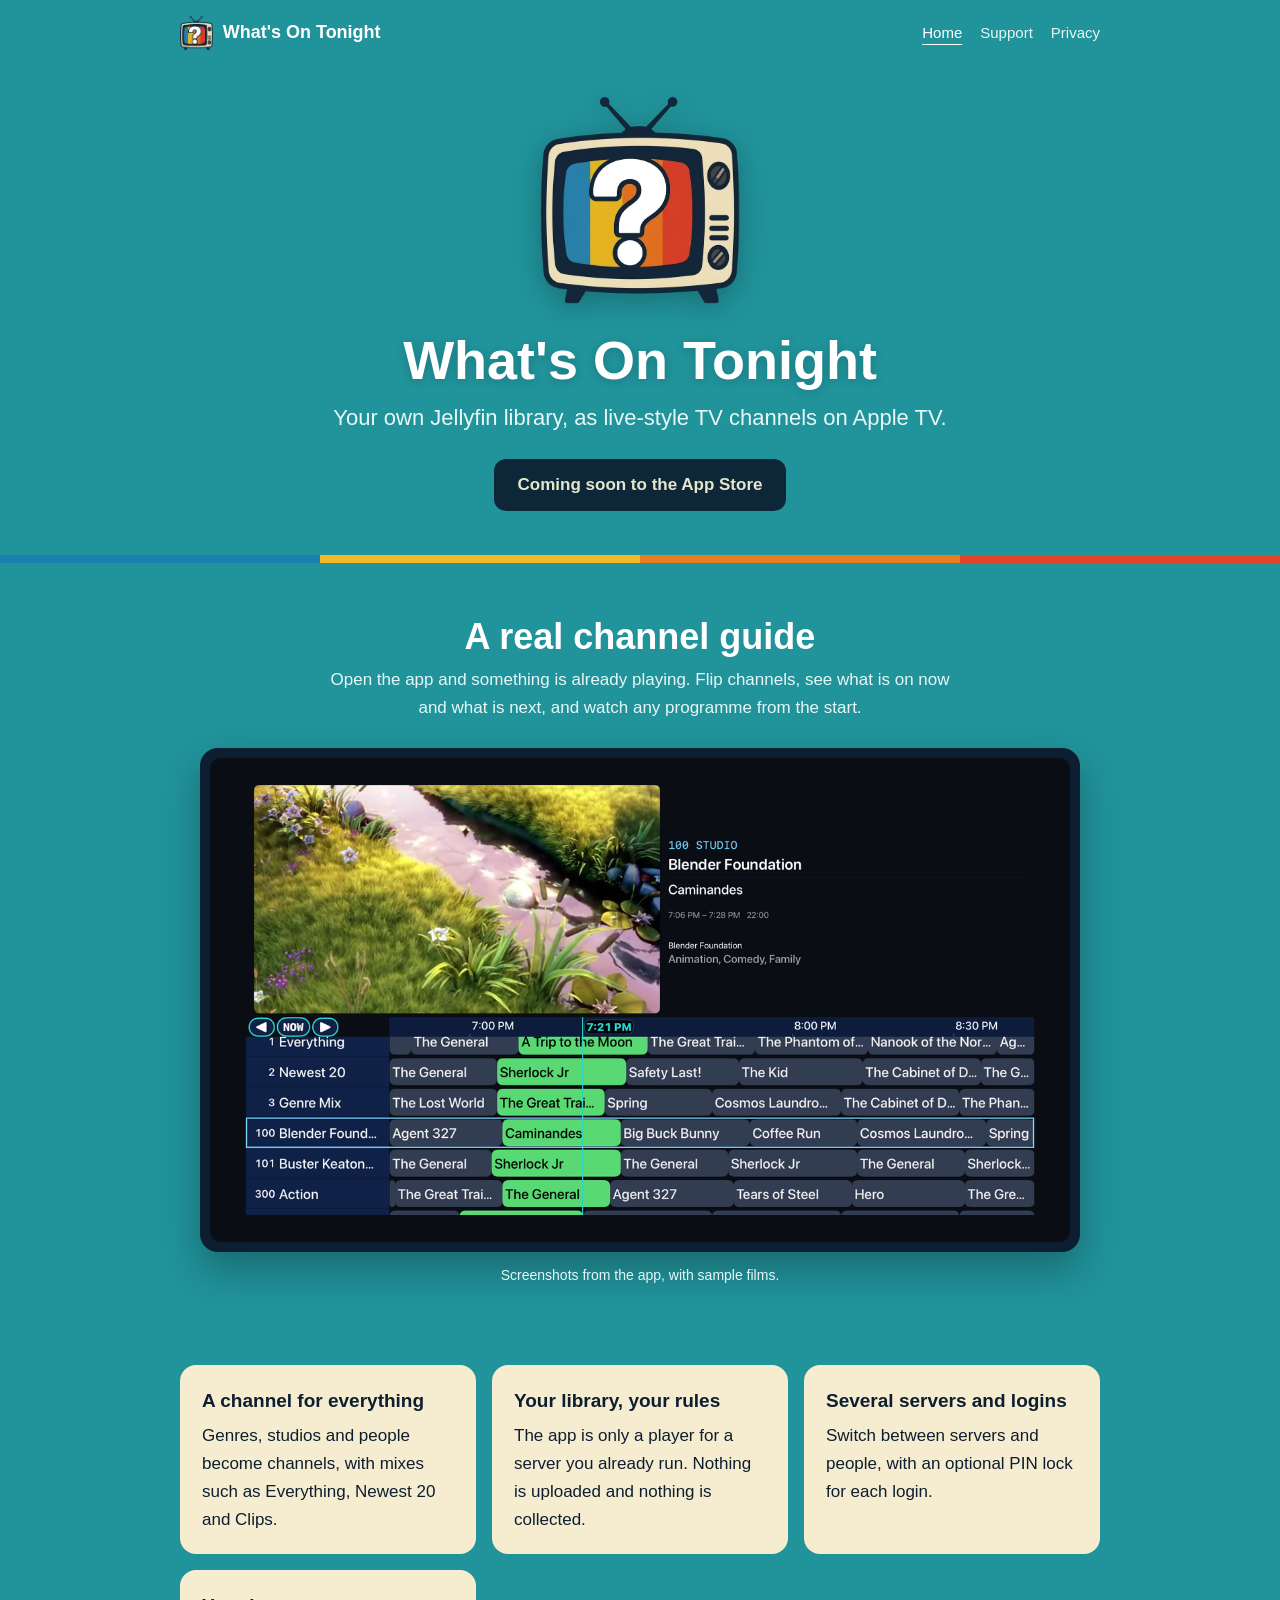
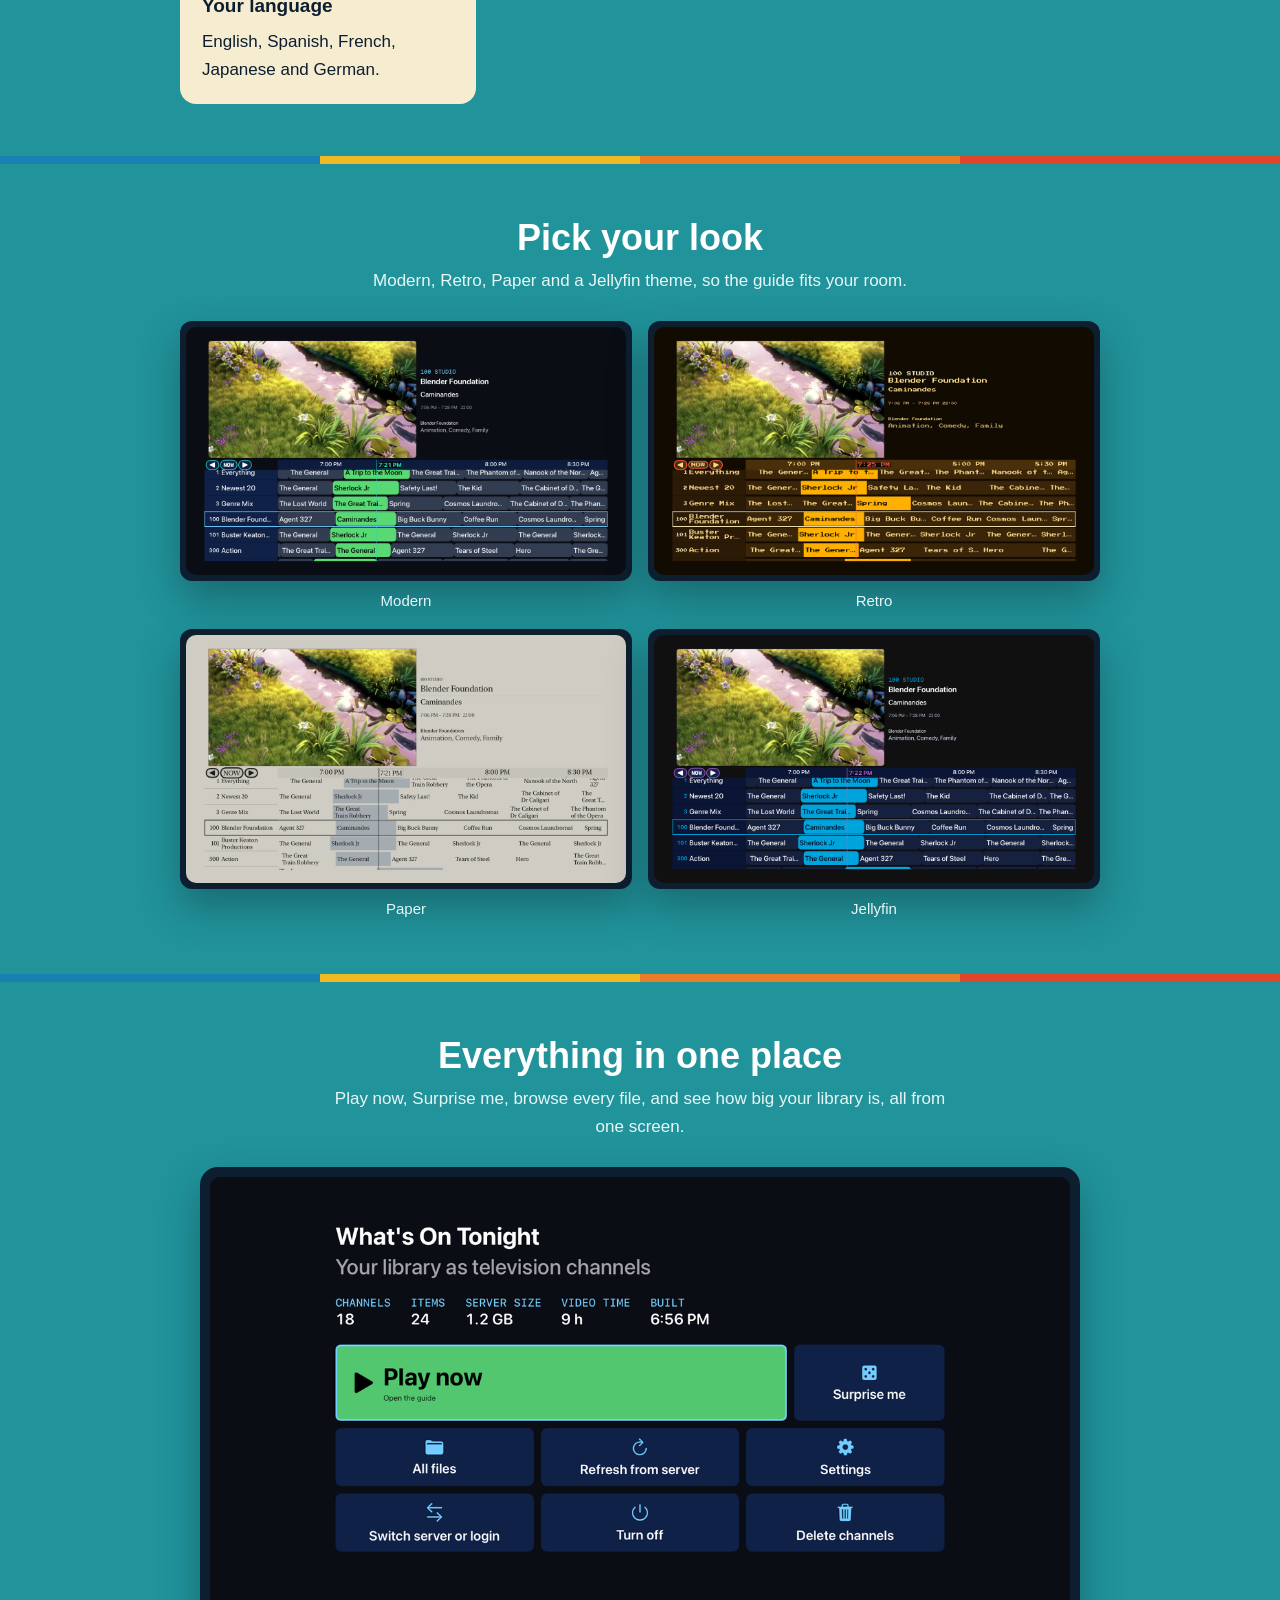
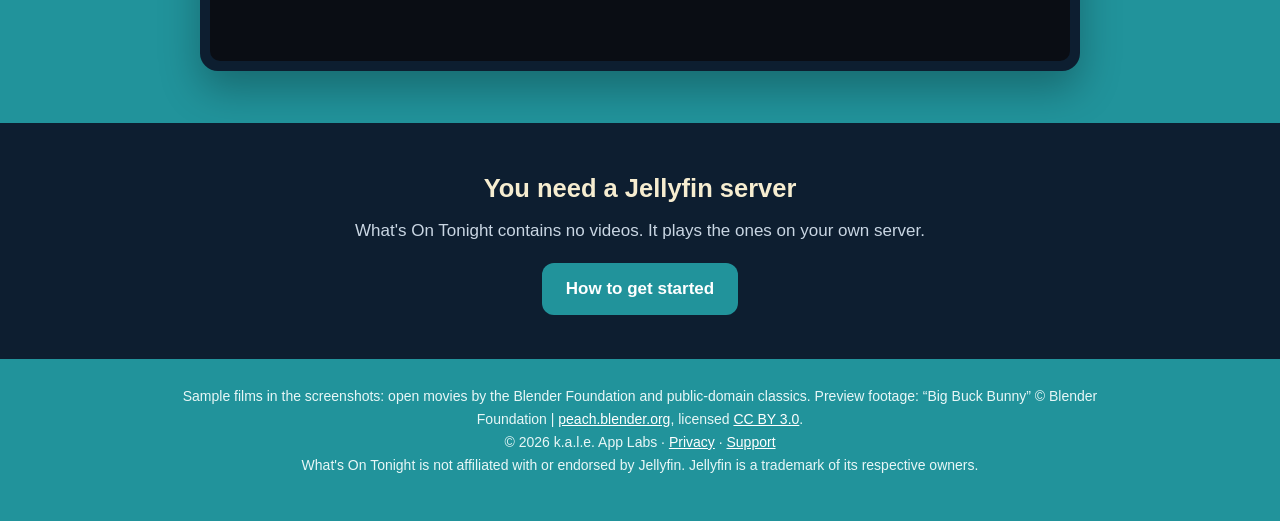
<file: index.html>
<!doctype html><html lang="en"><head><meta charset="utf-8"><meta name="viewport" content="width=device-width,initial-scale=1"><title>What's On Tonight</title><meta name="description" content="Turn your own Jellyfin library into live-style TV channels on Apple TV."><meta name="theme-color" content="#21939B"><link rel="icon" type="image/png" href="images/favicon.png"><link rel="stylesheet" href="style.css"></head><body><header class="site"><a class="brand" href="index.html"><img src="images/logo.png" alt="">What's On Tonight</a><nav><a href="index.html" aria-current="page">Home</a><a href="support.html">Support</a><a href="privacy.html">Privacy</a></nav></header>
<main>
<div class="hero"><img class="logo" src="images/logo.png" alt="What's On Tonight logo: a retro TV showing a question mark"><h1>What's On Tonight</h1><p>Your own Jellyfin library, as live-style TV channels on Apple TV.</p><span class="btn soon">Coming soon to the App Store</span></div>
<div class="stripe"><i></i><i></i><i></i><i></i></div>
<section class="block"><div class="wrap"><h2>A real channel guide</h2><p class="lede">Open the app and something is already playing. Flip channels, see what is on now and what is next, and watch any programme from the start.</p>
<div class="tv"><img src="images/guide-modern.png" alt="The channel guide in the Modern theme, showing genre channels and a time grid"></div><p class="lede" style="font-size:14px;margin-top:12px">Screenshots from the app, with sample films.</p></div></section>
<section class="block" style="padding-top:0"><div class="wrap"><div class="cards">
<div class="card"><h3>A channel for everything</h3><p>Genres, studios and people become channels, with mixes such as Everything, Newest 20 and Clips.</p></div>
<div class="card"><h3>Your library, your rules</h3><p>The app is only a player for a server you already run. Nothing is uploaded and nothing is collected.</p></div>
<div class="card"><h3>Several servers and logins</h3><p>Switch between servers and people, with an optional PIN lock for each login.</p></div>
<div class="card"><h3>Your language</h3><p>English, Spanish, French, Japanese and German.</p></div>
</div></div></section>
<div class="stripe"><i></i><i></i><i></i><i></i></div>
<section class="block"><div class="wrap"><h2>Pick your look</h2><p class="lede">Modern, Retro, Paper and a Jellyfin theme, so the guide fits your room.</p>
<div class="looks">
<figure><div class="tv"><img src="images/guide-modern.png" alt="Modern theme" loading="lazy"></div><figcaption>Modern</figcaption></figure>
<figure><div class="tv"><img src="images/guide-retro.png" alt="Retro theme with pixel type" loading="lazy"></div><figcaption>Retro</figcaption></figure>
<figure><div class="tv"><img src="images/guide-paper.png" alt="Paper theme" loading="lazy"></div><figcaption>Paper</figcaption></figure>
<figure><div class="tv"><img src="images/guide-jellyfin.png" alt="Jellyfin theme" loading="lazy"></div><figcaption>Jellyfin</figcaption></figure>
</div></div></section>
<div class="stripe"><i></i><i></i><i></i><i></i></div>
<section class="block"><div class="wrap"><h2>Everything in one place</h2><p class="lede">Play now, Surprise me, browse every file, and see how big your library is, all from one screen.</p>
<div class="tv"><img src="images/menu-modern.png" alt="The main menu with a large Play now button and tiles for Surprise me, All files, Refresh, Settings, Switch server, Turn off and Delete channels" loading="lazy"></div></div></section>
<div class="cta"><h2>You need a Jellyfin server</h2><p>What's On Tonight contains no videos. It plays the ones on your own server.</p><a class="btn" style="background:var(--teal);color:#fff" href="support.html">How to get started</a></div>
</main><footer>Sample films in the screenshots: open movies by the Blender Foundation and public-domain classics. Preview footage: &ldquo;Big Buck Bunny&rdquo; &copy; Blender Foundation | <a href="https://peach.blender.org">peach.blender.org</a>, licensed <a href="https://creativecommons.org/licenses/by/3.0/">CC BY 3.0</a>.<br>&copy; 2026 k.a.l.e. App Labs &middot; <a href="privacy.html">Privacy</a> &middot; <a href="support.html">Support</a><br>What's On Tonight is not affiliated with or endorsed by Jellyfin. Jellyfin is a trademark of its respective owners.</footer></body></html>
</file>
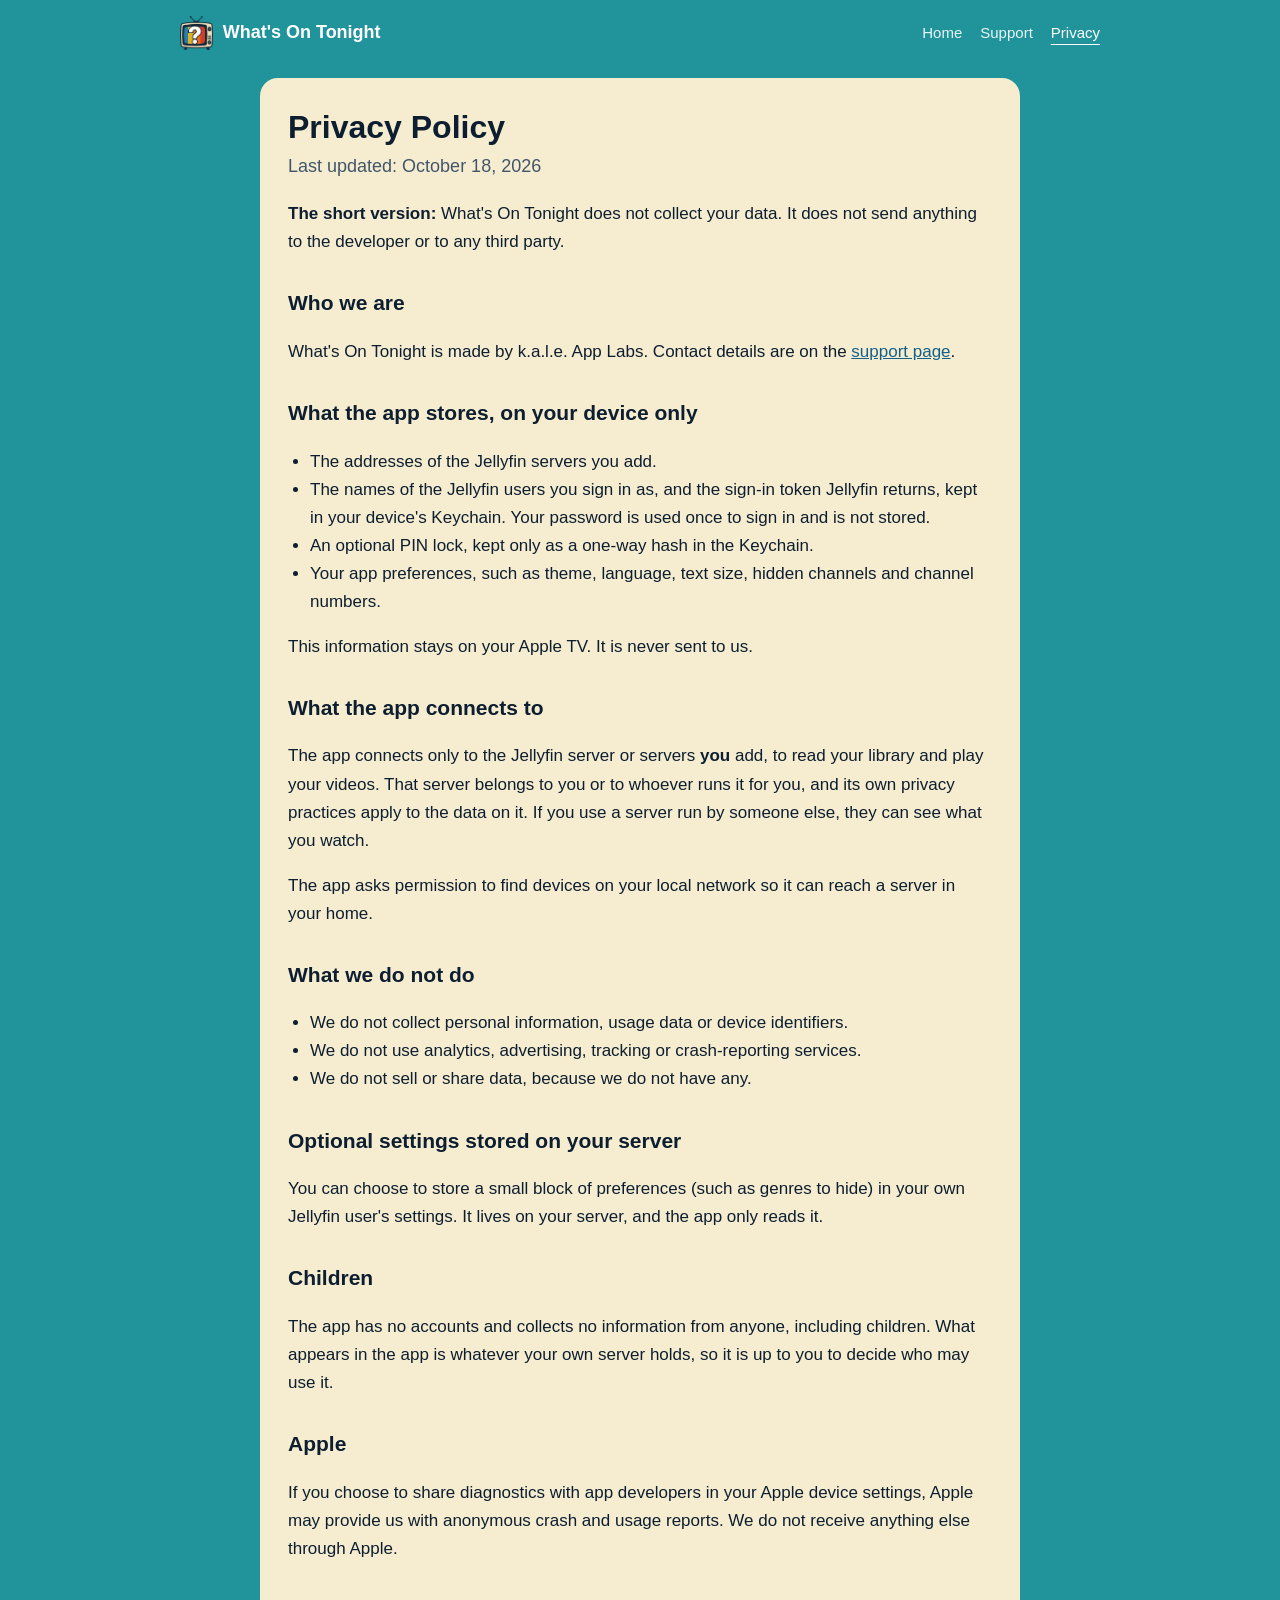
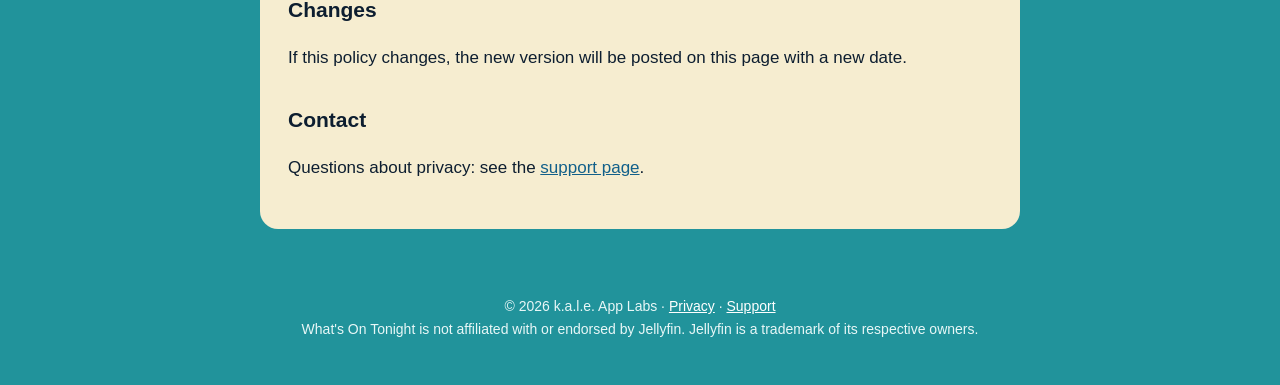
<file: privacy.html>
<!doctype html><html lang="en"><head><meta charset="utf-8"><meta name="viewport" content="width=device-width,initial-scale=1"><title>Privacy Policy – What's On Tonight</title><meta name="description" content="What's On Tonight collects no personal data."><meta name="theme-color" content="#21939B"><link rel="icon" type="image/png" href="images/favicon.png"><link rel="stylesheet" href="style.css"></head><body><header class="site"><a class="brand" href="index.html"><img src="images/logo.png" alt="">What's On Tonight</a><nav><a href="index.html">Home</a><a href="support.html">Support</a><a href="privacy.html" aria-current="page">Privacy</a></nav></header><main><div class="wrap"><div class="doc">
<h1>Privacy Policy</h1>
<p class="lede">Last updated: October 18, 2026</p>
<p><strong>The short version:</strong> What's On Tonight does not collect your data. It does not send anything to the developer or to any third party.</p>
<h2>Who we are</h2>
<p>What's On Tonight is made by k.a.l.e. App Labs. Contact details are on the <a href="support.html">support page</a>.</p>
<h2>What the app stores, on your device only</h2>
<ul>
<li>The addresses of the Jellyfin servers you add.</li>
<li>The names of the Jellyfin users you sign in as, and the sign-in token Jellyfin returns, kept in your device's Keychain. Your password is used once to sign in and is not stored.</li>
<li>An optional PIN lock, kept only as a one-way hash in the Keychain.</li>
<li>Your app preferences, such as theme, language, text size, hidden channels and channel numbers.</li>
</ul>
<p>This information stays on your Apple TV. It is never sent to us.</p>
<h2>What the app connects to</h2>
<p>The app connects only to the Jellyfin server or servers <strong>you</strong> add, to read your library and play your videos. That server belongs to you or to whoever runs it for you, and its own privacy practices apply to the data on it. If you use a server run by someone else, they can see what you watch.</p>
<p>The app asks permission to find devices on your local network so it can reach a server in your home.</p>
<h2>What we do not do</h2>
<ul>
<li>We do not collect personal information, usage data or device identifiers.</li>
<li>We do not use analytics, advertising, tracking or crash-reporting services.</li>
<li>We do not sell or share data, because we do not have any.</li>
</ul>
<h2>Optional settings stored on your server</h2>
<p>You can choose to store a small block of preferences (such as genres to hide) in your own Jellyfin user's settings. It lives on your server, and the app only reads it.</p>
<h2>Children</h2>
<p>The app has no accounts and collects no information from anyone, including children. What appears in the app is whatever your own server holds, so it is up to you to decide who may use it.</p>
<h2>Apple</h2>
<p>If you choose to share diagnostics with app developers in your Apple device settings, Apple may provide us with anonymous crash and usage reports. We do not receive anything else through Apple.</p>
<h2>Changes</h2>
<p>If this policy changes, the new version will be posted on this page with a new date.</p>
<h2>Contact</h2>
<p>Questions about privacy: see the <a href="support.html">support page</a>.</p>
</div></div></main><footer>&copy; 2026 k.a.l.e. App Labs &middot; <a href="privacy.html">Privacy</a> &middot; <a href="support.html">Support</a><br>What's On Tonight is not affiliated with or endorsed by Jellyfin. Jellyfin is a trademark of its respective owners.</footer></body></html>
</file>
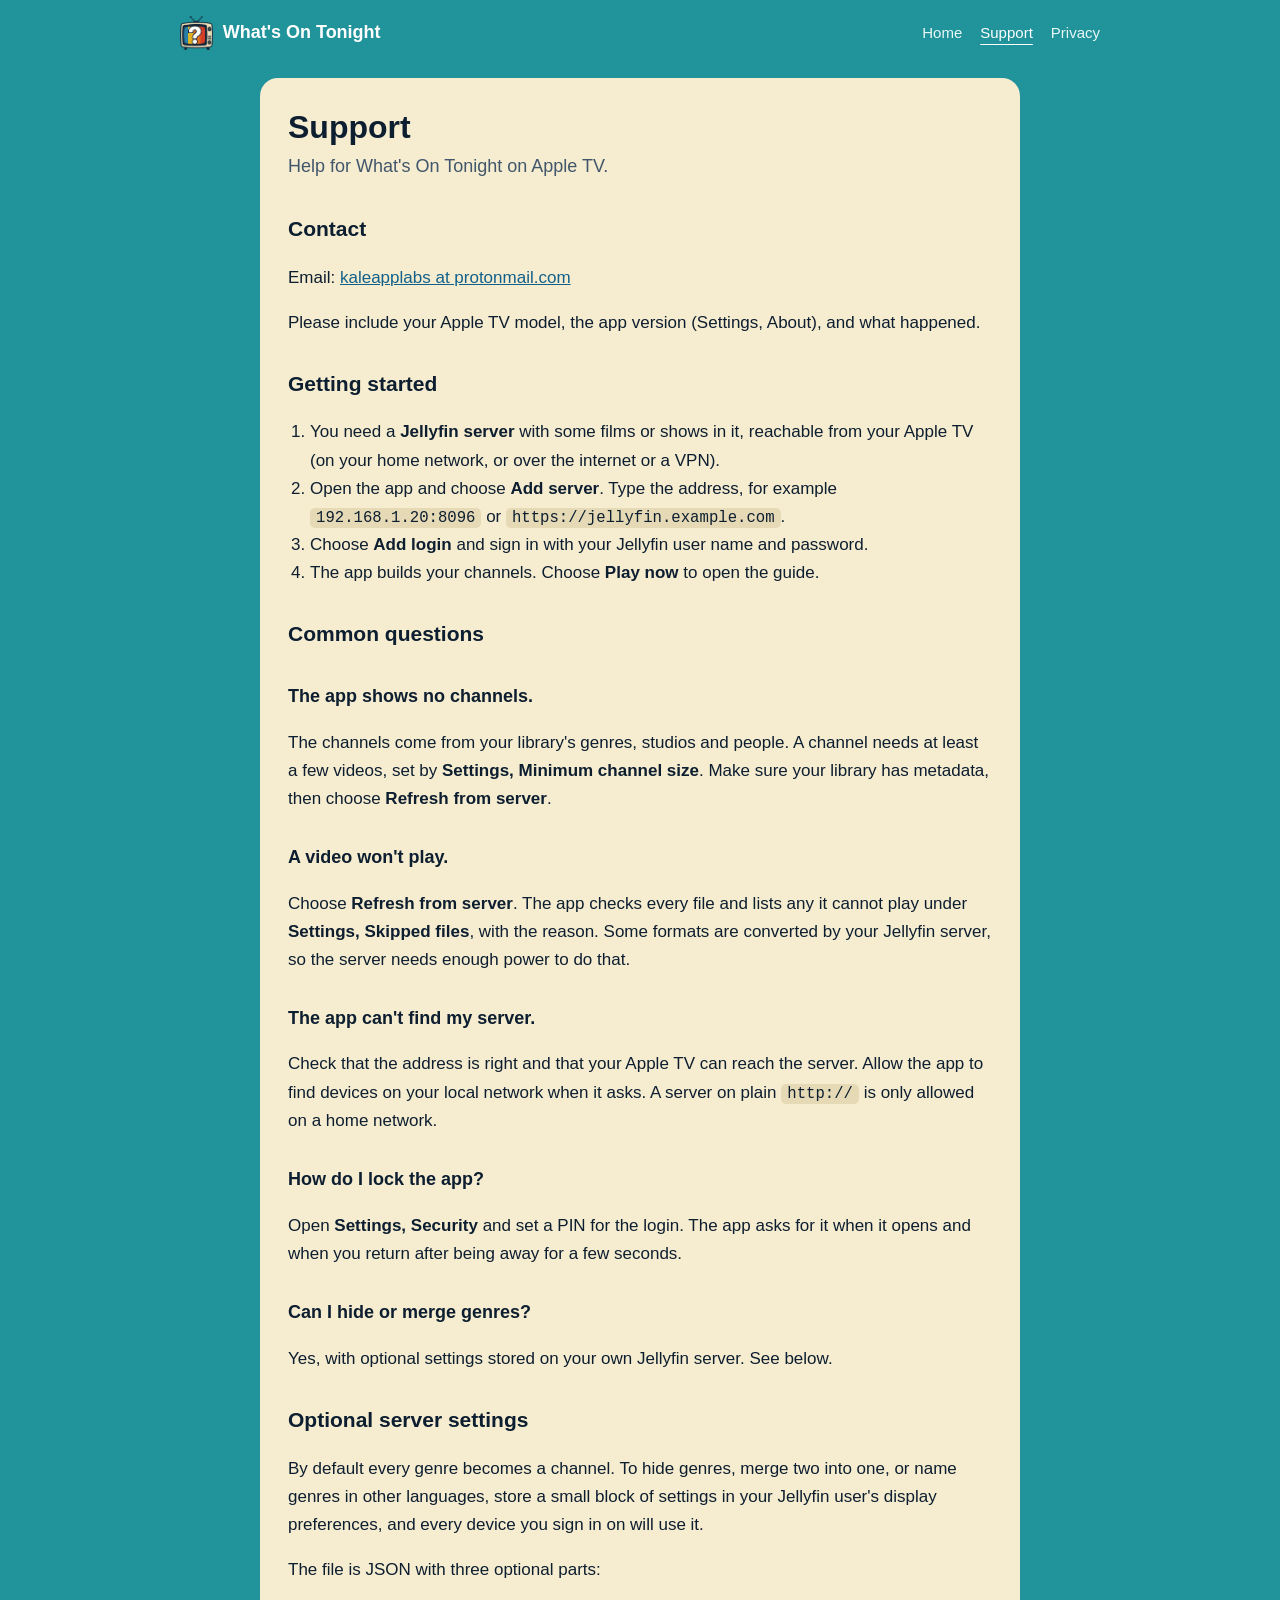
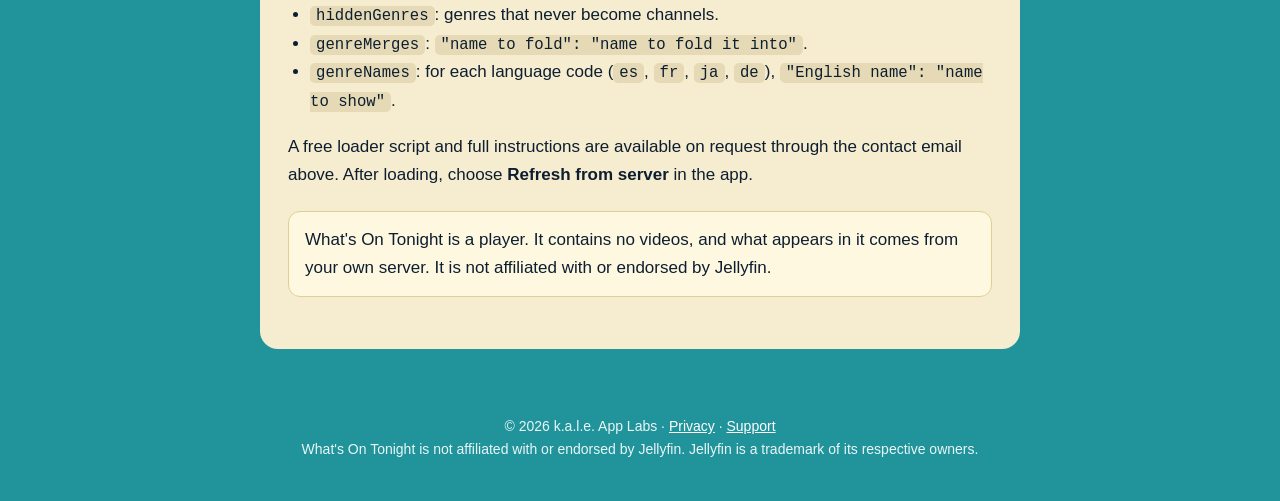
<file: support.html>
<!doctype html><html lang="en"><head><meta charset="utf-8"><meta name="viewport" content="width=device-width,initial-scale=1"><title>Support – What's On Tonight</title><meta name="description" content="Help and contact for What's On Tonight."><meta name="theme-color" content="#21939B"><link rel="icon" type="image/png" href="images/favicon.png"><link rel="stylesheet" href="style.css"></head><body><header class="site"><a class="brand" href="index.html"><img src="images/logo.png" alt="">What's On Tonight</a><nav><a href="index.html">Home</a><a href="support.html" aria-current="page">Support</a><a href="privacy.html">Privacy</a></nav></header><main><div class="wrap"><div class="doc">
<h1>Support</h1>
<p class="lede">Help for What's On Tonight on Apple TV.</p>
<h2>Contact</h2>
<p>Email: <a href="mailto:kaleapplabs@protonmail.com">kaleapplabs at protonmail.com</a></p>
<p>Please include your Apple TV model, the app version (Settings, About), and what happened.</p>
<h2>Getting started</h2>
<ol>
<li>You need a <strong>Jellyfin server</strong> with some films or shows in it, reachable from your Apple TV (on your home network, or over the internet or a VPN).</li>
<li>Open the app and choose <strong>Add server</strong>. Type the address, for example <code>192.168.1.20:8096</code> or <code>https://jellyfin.example.com</code>.</li>
<li>Choose <strong>Add login</strong> and sign in with your Jellyfin user name and password.</li>
<li>The app builds your channels. Choose <strong>Play now</strong> to open the guide.</li>
</ol>
<h2>Common questions</h2>
<h2 style="font-size:18px">The app shows no channels.</h2>
<p>The channels come from your library's genres, studios and people. A channel needs at least a few videos, set by <strong>Settings, Minimum channel size</strong>. Make sure your library has metadata, then choose <strong>Refresh from server</strong>.</p>
<h2 style="font-size:18px">A video won't play.</h2>
<p>Choose <strong>Refresh from server</strong>. The app checks every file and lists any it cannot play under <strong>Settings, Skipped files</strong>, with the reason. Some formats are converted by your Jellyfin server, so the server needs enough power to do that.</p>
<h2 style="font-size:18px">The app can't find my server.</h2>
<p>Check that the address is right and that your Apple TV can reach the server. Allow the app to find devices on your local network when it asks. A server on plain <code>http://</code> is only allowed on a home network.</p>
<h2 style="font-size:18px">How do I lock the app?</h2>
<p>Open <strong>Settings, Security</strong> and set a PIN for the login. The app asks for it when it opens and when you return after being away for a few seconds.</p>
<h2 style="font-size:18px">Can I hide or merge genres?</h2>
<p>Yes, with optional settings stored on your own Jellyfin server. See below.</p>
<h2>Optional server settings</h2>
<p>By default every genre becomes a channel. To hide genres, merge two into one, or name genres in other languages, store a small block of settings in your Jellyfin user's display preferences, and every device you sign in on will use it.</p>
<p>The file is JSON with three optional parts:</p>
<ul>
<li><code>hiddenGenres</code>: genres that never become channels.</li>
<li><code>genreMerges</code>: <code>"name to fold": "name to fold it into"</code>.</li>
<li><code>genreNames</code>: for each language code (<code>es</code>, <code>fr</code>, <code>ja</code>, <code>de</code>), <code>"English name": "name to show"</code>.</li>
</ul>
<p>A free loader script and full instructions are available on request through the contact email above. After loading, choose <strong>Refresh from server</strong> in the app.</p>
<div class="note">What's On Tonight is a player. It contains no videos, and what appears in it comes from your own server. It is not affiliated with or endorsed by Jellyfin.</div>
</div></div></main><footer>&copy; 2026 k.a.l.e. App Labs &middot; <a href="privacy.html">Privacy</a> &middot; <a href="support.html">Support</a><br>What's On Tonight is not affiliated with or endorsed by Jellyfin. Jellyfin is a trademark of its respective owners.</footer></body></html>
</file>
<file: style.css>
:root{--teal:#21939B;--navy:#0D1E30;--cream:#F6EDD0;--blue:#1980B1;--yellow:#F0BA24;--orange:#E87D26;--red:#E0452B}
*{box-sizing:border-box}
html{scroll-behavior:smooth}
body{margin:0;background:var(--teal);color:#fff;font:17px/1.65 -apple-system,BlinkMacSystemFont,"Segoe UI",Roboto,Helvetica,Arial,sans-serif}
a{color:inherit}
.wrap{max-width:960px;margin:0 auto;padding:0 20px}
header.site{display:flex;align-items:center;gap:16px;flex-wrap:wrap;padding:16px 20px;max-width:960px;margin:0 auto}
header.site a.brand{display:flex;align-items:center;gap:10px;font-weight:700;font-size:18px;text-decoration:none;color:#fff}
header.site a.brand img{height:34px;width:auto}
header.site nav{margin-left:auto;display:flex;gap:18px}
header.site nav a{text-decoration:none;color:#E8F7F7;font-size:15px}
header.site nav a:hover,header.site nav a[aria-current]{color:#fff;text-decoration:underline;text-underline-offset:6px}
.hero{text-align:center;padding:30px 20px 44px}
.hero img.logo{width:200px;max-width:50%;height:auto;filter:drop-shadow(0 6px 14px rgba(0,0,0,.25))}
.hero h1{font-size:clamp(34px,6vw,54px);line-height:1.1;margin:18px 0 10px;text-shadow:0 2px 10px rgba(0,0,0,.18)}
.hero p{font-size:clamp(18px,2.4vw,22px);color:#E8F7F7;max-width:620px;margin:0 auto 22px}
.btn{display:inline-block;background:var(--navy);color:var(--cream);padding:12px 24px;border-radius:12px;font-weight:700;text-decoration:none}
.btn.soon{opacity:.92;cursor:default}
.stripe{display:flex;height:8px}.stripe i{flex:1;display:block}
.stripe i:nth-child(1){background:var(--blue)}.stripe i:nth-child(2){background:var(--yellow)}.stripe i:nth-child(3){background:var(--orange)}.stripe i:nth-child(4){background:var(--red)}
section.block{padding:52px 0}
section.block h2{font-size:clamp(26px,4vw,36px);line-height:1.2;margin:0 0 8px;text-align:center}
section.block .lede{text-align:center;color:#E8F7F7;max-width:640px;margin:0 auto 26px}
.tv{background:var(--navy);padding:10px;border-radius:18px;box-shadow:0 18px 40px rgba(0,0,0,.28);max-width:880px;margin:0 auto}
.tv img{display:block;width:100%;height:auto;border-radius:10px}
.looks{display:grid;grid-template-columns:repeat(auto-fit,minmax(300px,1fr));gap:16px;margin-top:8px}
.looks figure{margin:0;text-align:center}
.looks .tv{padding:6px;border-radius:12px}
.looks figcaption{margin-top:8px;color:#E8F7F7;font-size:15px}
.cards{display:grid;grid-template-columns:repeat(auto-fit,minmax(250px,1fr));gap:16px}
.card{background:var(--cream);color:var(--navy);border-radius:16px;padding:20px 22px}
.card h3{margin:0 0 6px;font-size:19px}.card p{margin:0}
.doc{background:var(--cream);color:var(--navy);border-radius:18px;padding:30px 28px;margin:12px auto 40px;max-width:760px}
.doc h1{font-size:32px;line-height:1.2;margin:0 0 6px}.doc h2{font-size:21px;margin:30px 0 6px}.doc h3{font-size:17px;margin:20px 0 4px}
.doc .lede{color:#41566b;font-size:18px;margin:0 0 18px}
.doc a{color:#12608a}.doc p,.doc li{color:var(--navy)}.doc ul,.doc ol{padding-left:22px}
.doc code{background:#e5dab5;padding:1px 6px;border-radius:5px;font-size:.92em}
.note{background:#fff8e1;border:1px solid #e0cf93;border-radius:12px;padding:14px 16px;margin:22px 0}
.cta{background:var(--navy);color:var(--cream);text-align:center;padding:44px 20px}
.cta h2{margin:0 0 8px}.cta p{color:#c9d6e3;margin:0 0 18px}
footer{max-width:960px;margin:0 auto;padding:26px 20px 44px;color:#E8F7F7;font-size:14px;text-align:center}
footer a{color:#fff}
@media (max-width:600px){header.site nav{margin-left:0;width:100%}.doc{padding:22px 18px;border-radius:14px}}
</file>
